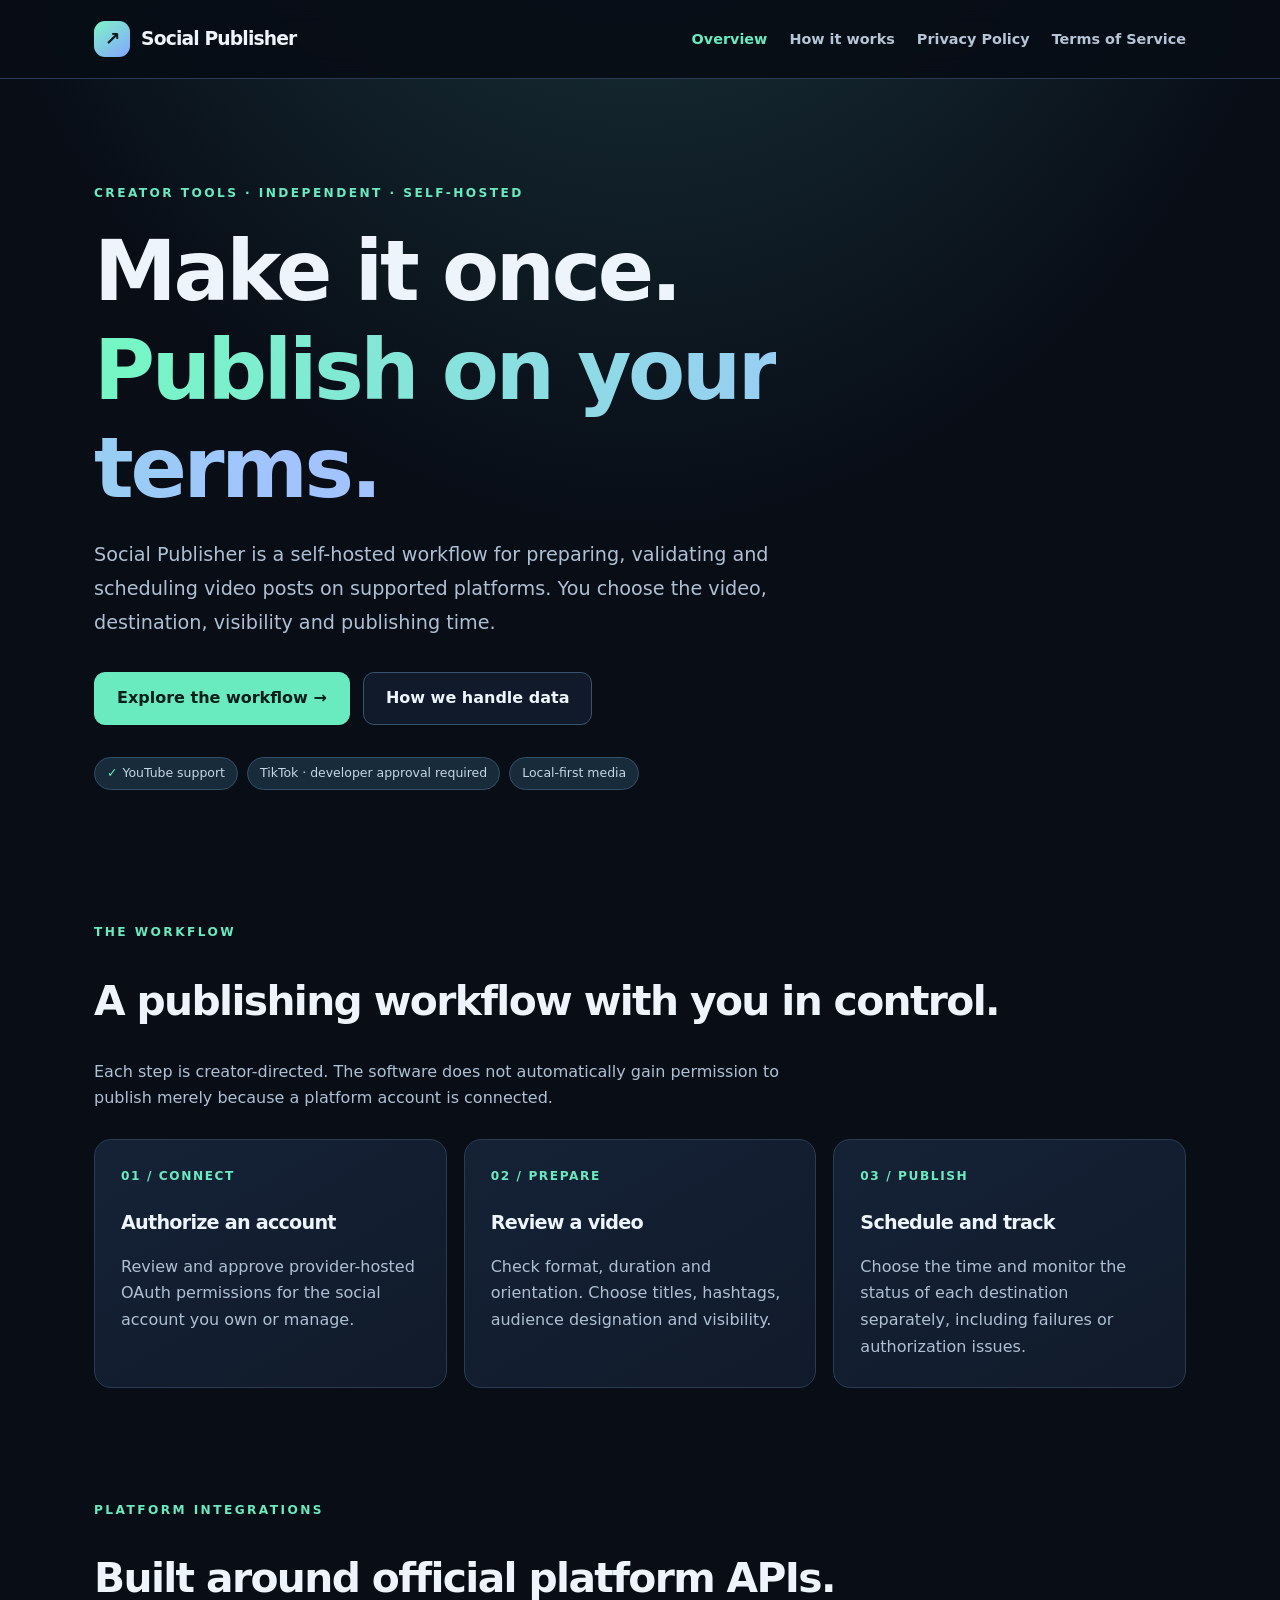
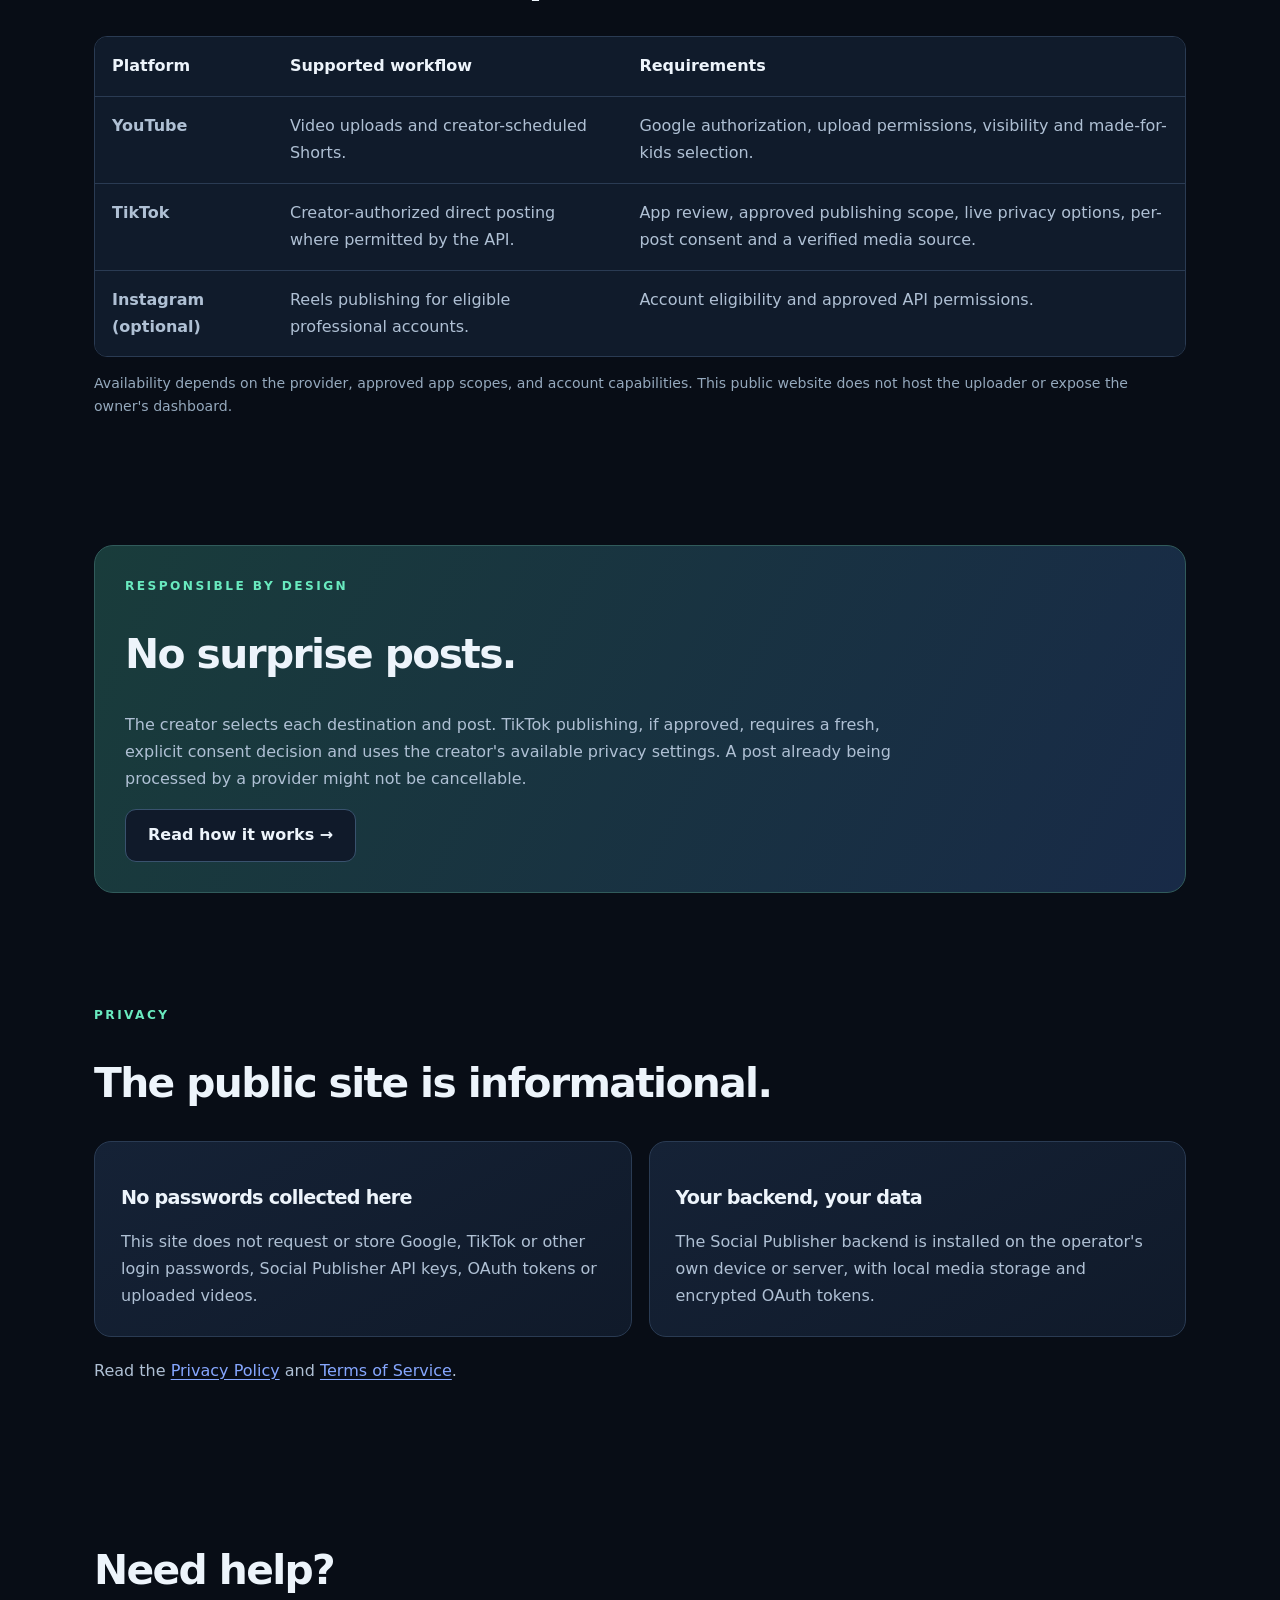
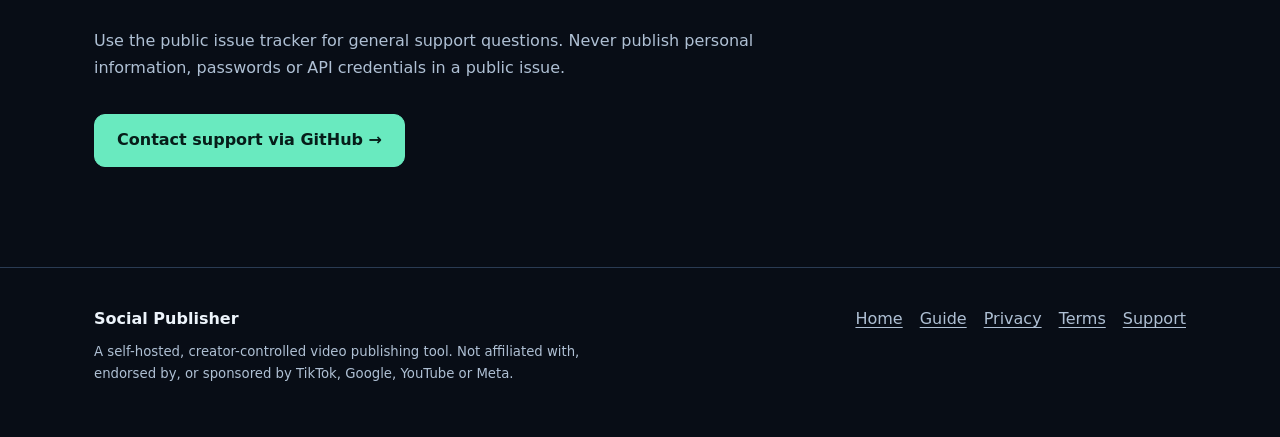
<file: index.html>
<!doctype html><html lang="en"><head><meta charset="utf-8"><meta name="viewport" content="width=device-width, initial-scale=1"><meta name="theme-color" content="#080d16"><meta name="description" content="Social Publisher helps creators prepare, validate and schedule videos using official platform APIs."><meta name="referrer" content="strict-origin-when-cross-origin"><title>Creator-controlled publishing · Social Publisher</title><link href="styles.css" rel="stylesheet"></head><body><a class="skip" href="#main">Skip to content</a><header class="header"><div class="wrap headerinner"><a class="brand" href="./"><span aria-hidden="true" class="logo">↗</span> Social Publisher</a><nav class="nav" aria-label="Primary navigation"><a href="./" aria-current="page">Overview</a><a href="guide.html" >How it works</a><a href="privacy.html" >Privacy Policy</a><a href="terms.html" >Terms of Service</a></nav></div></header><main id="main"><div class="wrap"><section class="hero"><div class="eyebrow">Creator tools · Independent · Self-hosted</div><h1>Make it once.<br><span class="gradient">Publish on your terms.</span></h1><p class="lead">Social Publisher is a self-hosted workflow for preparing, validating and scheduling video posts on supported platforms. You choose the video, destination, visibility and publishing time.</p><div class="btns"><a class="btn primary" href="guide.html">Explore the workflow →</a><a class="btn" href="privacy.html">How we handle data</a></div><div class="badges"><span class="chip"><strong>✓</strong> YouTube support</span><span class="chip">TikTok · developer approval required</span><span class="chip">Local-first media</span></div></section><section class="section"><div class="eyebrow">The workflow</div><h2>A publishing workflow with you in control.</h2><p class="intro">Each step is creator-directed. The software does not automatically gain permission to publish merely because a platform account is connected.</p><div class="grid"><article class="card"><span class="number">01 / CONNECT</span><h3>Authorize an account</h3><p>Review and approve provider-hosted OAuth permissions for the social account you own or manage.</p></article><article class="card"><span class="number">02 / PREPARE</span><h3>Review a video</h3><p>Check format, duration and orientation. Choose titles, hashtags, audience designation and visibility.</p></article><article class="card"><span class="number">03 / PUBLISH</span><h3>Schedule and track</h3><p>Choose the time and monitor the status of each destination separately, including failures or authorization issues.</p></article></div></section><section class="section"><div class="eyebrow">Platform integrations</div><h2>Built around official platform APIs.</h2><div class="table-wrapper"><table><thead><tr><th>Platform</th><th>Supported workflow</th><th>Requirements</th></tr></thead><tbody><tr><td><strong>YouTube</strong></td><td>Video uploads and creator-scheduled Shorts.</td><td>Google authorization, upload permissions, visibility and made-for-kids selection.</td></tr><tr><td><strong>TikTok</strong></td><td>Creator-authorized direct posting where permitted by the API.</td><td>App review, approved publishing scope, live privacy options, per-post consent and a verified media source.</td></tr><tr><td><strong>Instagram (optional)</strong></td><td>Reels publishing for eligible professional accounts.</td><td>Account eligibility and approved API permissions.</td></tr></tbody></table></div><p class="fine">Availability depends on the provider, approved app scopes, and account capabilities. This public website does not host the uploader or expose the owner's dashboard.</p></section><section class="section"><div class="callout"><div class="eyebrow">Responsible by design</div><h2>No surprise posts.</h2><p>The creator selects each destination and post. TikTok publishing, if approved, requires a fresh, explicit consent decision and uses the creator's available privacy settings. A post already being processed by a provider might not be cancellable.</p><a class="btn" href="guide.html">Read how it works →</a></div></section><section class="section"><div class="eyebrow">Privacy</div><h2>The public site is informational.</h2><div class="grid two"><article class="card"><h3>No passwords collected here</h3><p>This site does not request or store Google, TikTok or other login passwords, Social Publisher API keys, OAuth tokens or uploaded videos.</p></article><article class="card"><h3>Your backend, your data</h3><p>The Social Publisher backend is installed on the operator's own device or server, with local media storage and encrypted OAuth tokens.</p></article></div><p style="margin-top:21px">Read the <a href="privacy.html">Privacy Policy</a> and <a href="terms.html">Terms of Service</a>.</p></section><section class="section"><h2>Need help?</h2><p class="intro">Use the public issue tracker for general support questions. Never publish personal information, passwords or API credentials in a public issue.</p><div class="btns"><a class="btn primary" href="https://github.com/nathanielsutton85-ctrl/social-publisher-site/issues/new">Contact support via GitHub →</a></div></section></div></main><footer class="footer"><div class="wrap footerinside"><div><strong>Social Publisher</strong><p>A self-hosted, creator-controlled video publishing tool. Not affiliated with, endorsed by, or sponsored by TikTok, Google, YouTube or Meta.</p></div><nav aria-label="Footer navigation"><a href="./">Home</a><a href="guide.html">Guide</a><a href="privacy.html">Privacy</a><a href="terms.html">Terms</a><a href="https://github.com/nathanielsutton85-ctrl/social-publisher-site/issues">Support</a></nav></div></footer></body></html>
</file>
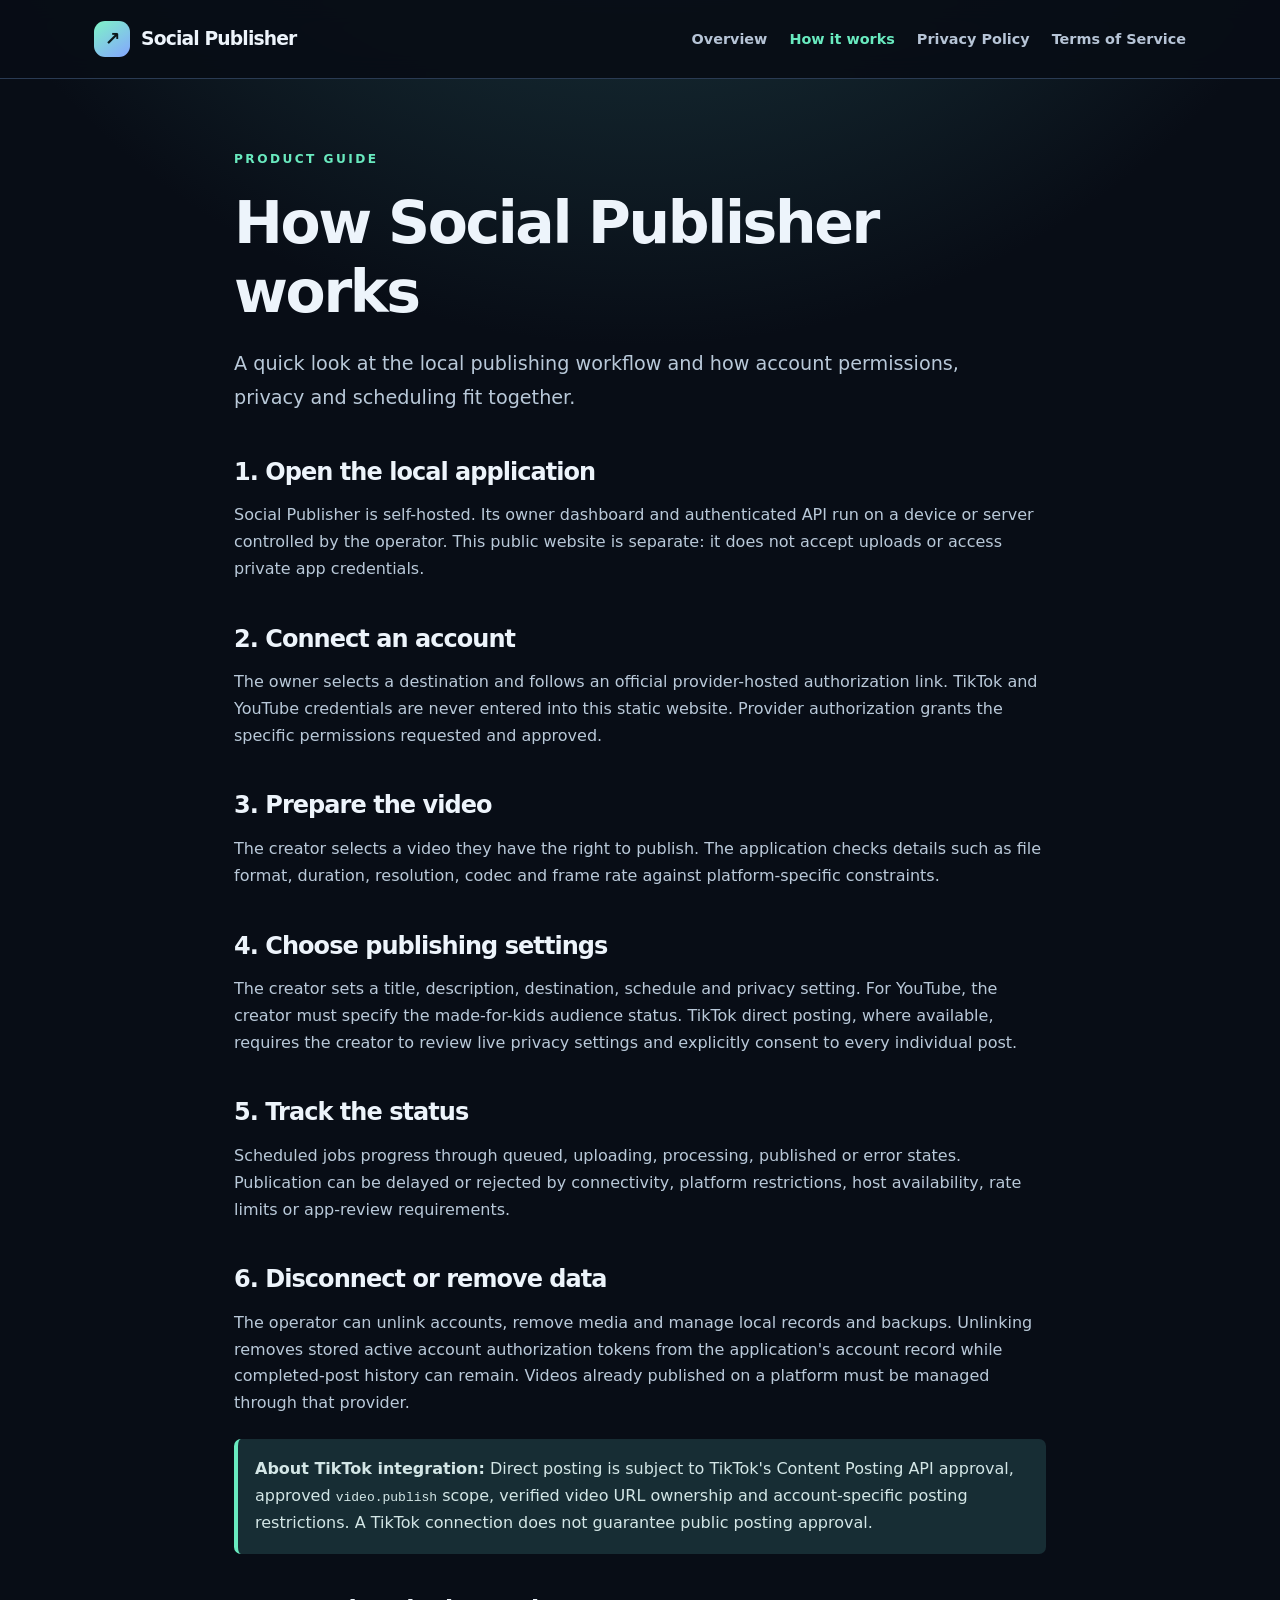
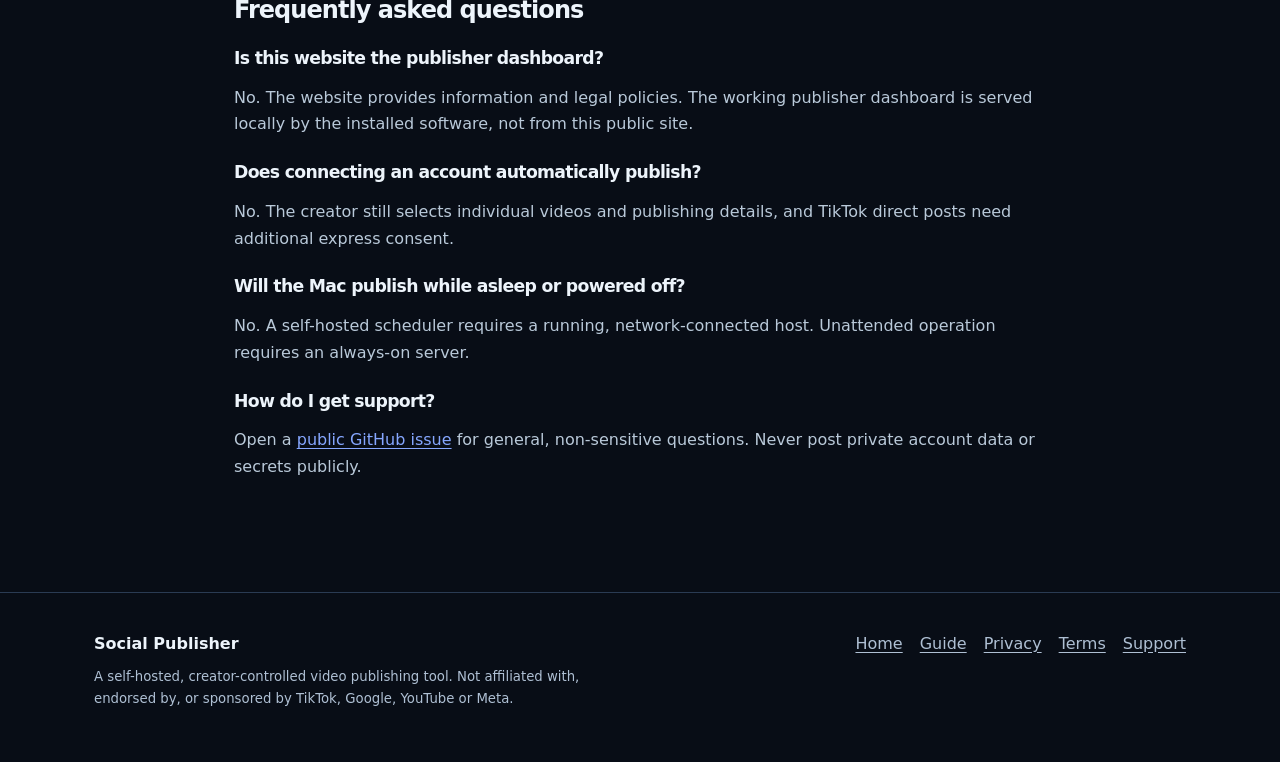
<file: guide.html>
<!doctype html><html lang="en"><head><meta charset="utf-8"><meta name="viewport" content="width=device-width, initial-scale=1"><meta name="theme-color" content="#080d16"><meta name="description" content="Learn the account authorization, media validation, scheduling and platform requirements of Social Publisher."><meta name="referrer" content="strict-origin-when-cross-origin"><title>How it works · Social Publisher</title><link href="styles.css" rel="stylesheet"></head><body><a class="skip" href="#main">Skip to content</a><header class="header"><div class="wrap headerinner"><a class="brand" href="./"><span aria-hidden="true" class="logo">↗</span> Social Publisher</a><nav class="nav" aria-label="Primary navigation"><a href="./" >Overview</a><a href="guide.html" aria-current="page">How it works</a><a href="privacy.html" >Privacy Policy</a><a href="terms.html" >Terms of Service</a></nav></div></header><main id="main"><article class="wrap article"><div class="eyebrow">Product guide</div><h1>How Social Publisher works</h1><p class="lead">A quick look at the local publishing workflow and how account permissions, privacy and scheduling fit together.</p><h2>1. Open the local application</h2><p>Social Publisher is self-hosted. Its owner dashboard and authenticated API run on a device or server controlled by the operator. This public website is separate: it does not accept uploads or access private app credentials.</p><h2>2. Connect an account</h2><p>The owner selects a destination and follows an official provider-hosted authorization link. TikTok and YouTube credentials are never entered into this static website. Provider authorization grants the specific permissions requested and approved.</p><h2>3. Prepare the video</h2><p>The creator selects a video they have the right to publish. The application checks details such as file format, duration, resolution, codec and frame rate against platform-specific constraints.</p><h2>4. Choose publishing settings</h2><p>The creator sets a title, description, destination, schedule and privacy setting. For YouTube, the creator must specify the made-for-kids audience status. TikTok direct posting, where available, requires the creator to review live privacy settings and explicitly consent to every individual post.</p><h2>5. Track the status</h2><p>Scheduled jobs progress through queued, uploading, processing, published or error states. Publication can be delayed or rejected by connectivity, platform restrictions, host availability, rate limits or app-review requirements.</p><h2>6. Disconnect or remove data</h2><p>The operator can unlink accounts, remove media and manage local records and backups. Unlinking removes stored active account authorization tokens from the application's account record while completed-post history can remain. Videos already published on a platform must be managed through that provider.</p><div class="notice"><strong>About TikTok integration:</strong> Direct posting is subject to TikTok's Content Posting API approval, approved <code>video.publish</code> scope, verified video URL ownership and account-specific posting restrictions. A TikTok connection does not guarantee public posting approval.</div><h2>Frequently asked questions</h2><h3>Is this website the publisher dashboard?</h3><p>No. The website provides information and legal policies. The working publisher dashboard is served locally by the installed software, not from this public site.</p><h3>Does connecting an account automatically publish?</h3><p>No. The creator still selects individual videos and publishing details, and TikTok direct posts need additional express consent.</p><h3>Will the Mac publish while asleep or powered off?</h3><p>No. A self-hosted scheduler requires a running, network-connected host. Unattended operation requires an always-on server.</p><h3>How do I get support?</h3><p>Open a <a href="https://github.com/nathanielsutton85-ctrl/social-publisher-site/issues">public GitHub issue</a> for general, non-sensitive questions. Never post private account data or secrets publicly.</p></article></main><footer class="footer"><div class="wrap footerinside"><div><strong>Social Publisher</strong><p>A self-hosted, creator-controlled video publishing tool. Not affiliated with, endorsed by, or sponsored by TikTok, Google, YouTube or Meta.</p></div><nav aria-label="Footer navigation"><a href="./">Home</a><a href="guide.html">Guide</a><a href="privacy.html">Privacy</a><a href="terms.html">Terms</a><a href="https://github.com/nathanielsutton85-ctrl/social-publisher-site/issues">Support</a></nav></div></footer></body></html>
</file>
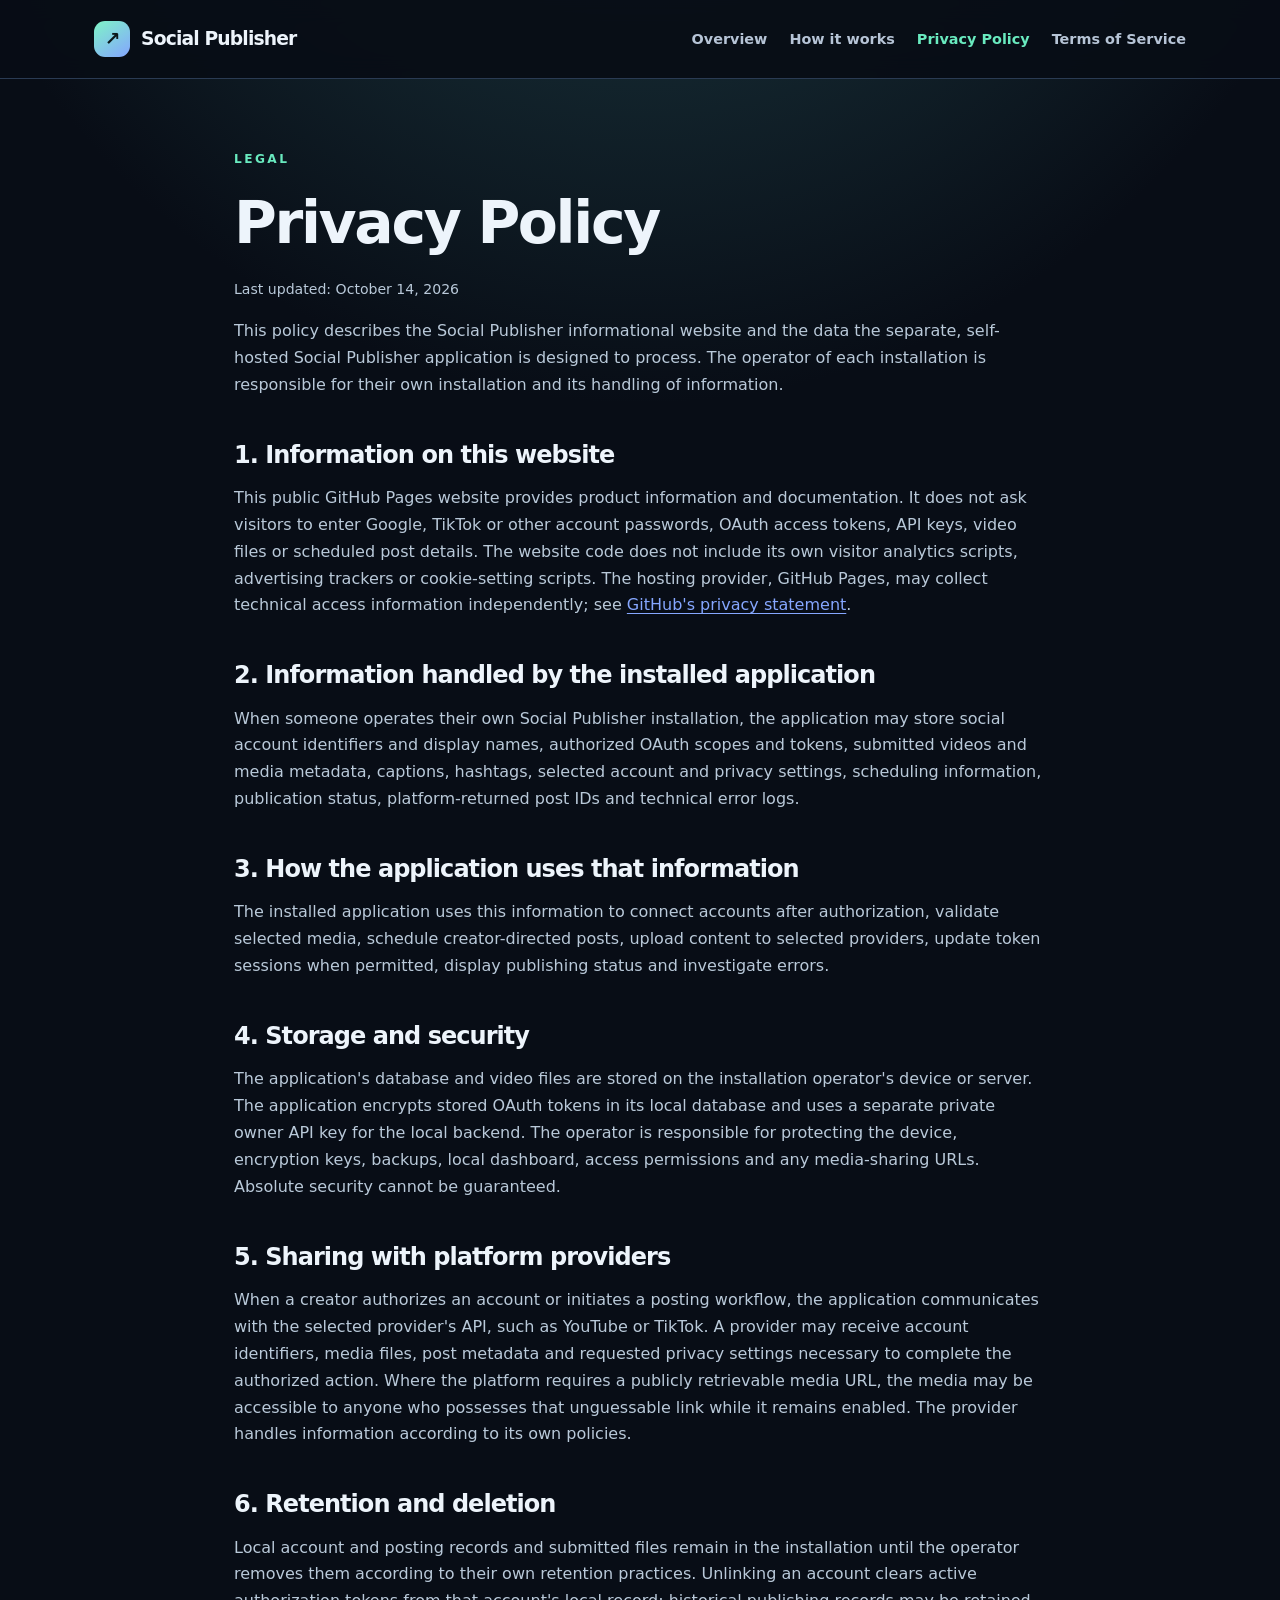
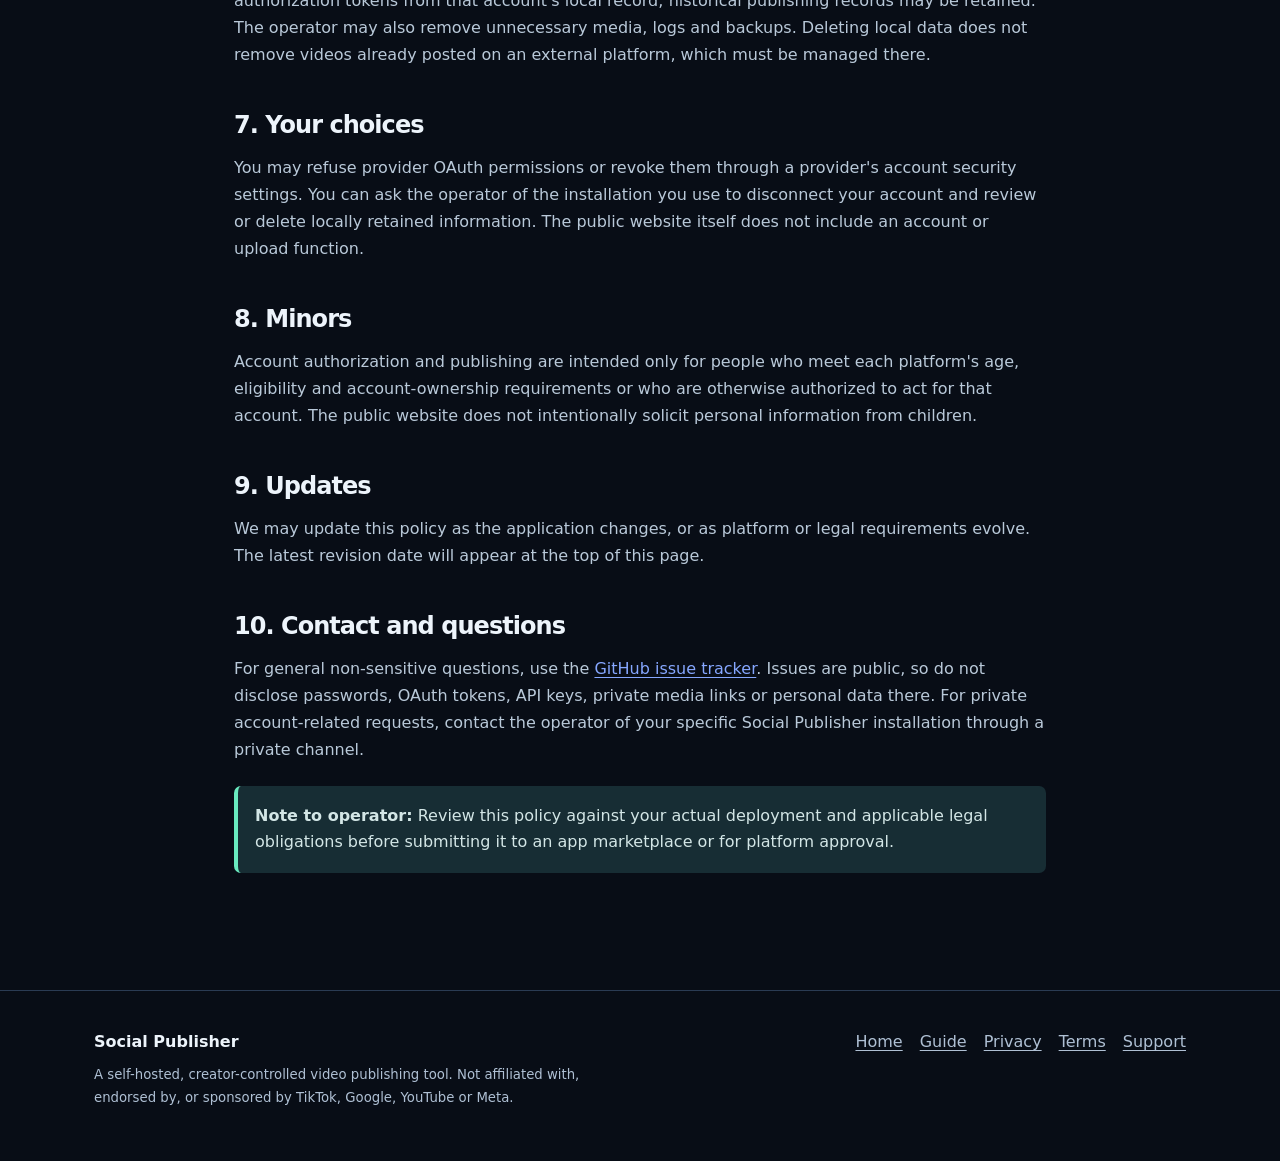
<file: privacy.html>
<!doctype html><html lang="en"><head><meta charset="utf-8"><meta name="viewport" content="width=device-width, initial-scale=1"><meta name="theme-color" content="#080d16"><meta name="description" content="Privacy Policy for the Social Publisher informational website and self-hosted video publisher."><meta name="referrer" content="strict-origin-when-cross-origin"><title>Privacy Policy · Social Publisher</title><link href="styles.css" rel="stylesheet"></head><body><a class="skip" href="#main">Skip to content</a><header class="header"><div class="wrap headerinner"><a class="brand" href="./"><span aria-hidden="true" class="logo">↗</span> Social Publisher</a><nav class="nav" aria-label="Primary navigation"><a href="./" >Overview</a><a href="guide.html" >How it works</a><a href="privacy.html" aria-current="page">Privacy Policy</a><a href="terms.html" >Terms of Service</a></nav></div></header><main id="main"><article class="wrap article"><div class="eyebrow">Legal</div><h1>Privacy Policy</h1><p class="fine">Last updated: October 14, 2026</p><p>This policy describes the Social Publisher informational website and the data the separate, self-hosted Social Publisher application is designed to process. The operator of each installation is responsible for their own installation and its handling of information.</p><h2>1. Information on this website</h2><p>This public GitHub Pages website provides product information and documentation. It does not ask visitors to enter Google, TikTok or other account passwords, OAuth access tokens, API keys, video files or scheduled post details. The website code does not include its own visitor analytics scripts, advertising trackers or cookie-setting scripts. The hosting provider, GitHub Pages, may collect technical access information independently; see <a href="https://docs.github.com/en/site-policy/privacy-policies/github-general-privacy-statement">GitHub's privacy statement</a>.</p><h2>2. Information handled by the installed application</h2><p>When someone operates their own Social Publisher installation, the application may store social account identifiers and display names, authorized OAuth scopes and tokens, submitted videos and media metadata, captions, hashtags, selected account and privacy settings, scheduling information, publication status, platform-returned post IDs and technical error logs.</p><h2>3. How the application uses that information</h2><p>The installed application uses this information to connect accounts after authorization, validate selected media, schedule creator-directed posts, upload content to selected providers, update token sessions when permitted, display publishing status and investigate errors.</p><h2>4. Storage and security</h2><p>The application's database and video files are stored on the installation operator's device or server. The application encrypts stored OAuth tokens in its local database and uses a separate private owner API key for the local backend. The operator is responsible for protecting the device, encryption keys, backups, local dashboard, access permissions and any media-sharing URLs. Absolute security cannot be guaranteed.</p><h2>5. Sharing with platform providers</h2><p>When a creator authorizes an account or initiates a posting workflow, the application communicates with the selected provider's API, such as YouTube or TikTok. A provider may receive account identifiers, media files, post metadata and requested privacy settings necessary to complete the authorized action. Where the platform requires a publicly retrievable media URL, the media may be accessible to anyone who possesses that unguessable link while it remains enabled. The provider handles information according to its own policies.</p><h2>6. Retention and deletion</h2><p>Local account and posting records and submitted files remain in the installation until the operator removes them according to their own retention practices. Unlinking an account clears active authorization tokens from that account's local record; historical publishing records may be retained. The operator may also remove unnecessary media, logs and backups. Deleting local data does not remove videos already posted on an external platform, which must be managed there.</p><h2>7. Your choices</h2><p>You may refuse provider OAuth permissions or revoke them through a provider's account security settings. You can ask the operator of the installation you use to disconnect your account and review or delete locally retained information. The public website itself does not include an account or upload function.</p><h2>8. Minors</h2><p>Account authorization and publishing are intended only for people who meet each platform's age, eligibility and account-ownership requirements or who are otherwise authorized to act for that account. The public website does not intentionally solicit personal information from children.</p><h2>9. Updates</h2><p>We may update this policy as the application changes, or as platform or legal requirements evolve. The latest revision date will appear at the top of this page.</p><h2>10. Contact and questions</h2><p>For general non-sensitive questions, use the <a href="https://github.com/nathanielsutton85-ctrl/social-publisher-site/issues">GitHub issue tracker</a>. Issues are public, so do not disclose passwords, OAuth tokens, API keys, private media links or personal data there. For private account-related requests, contact the operator of your specific Social Publisher installation through a private channel.</p><div class="notice"><strong>Note to operator:</strong> Review this policy against your actual deployment and applicable legal obligations before submitting it to an app marketplace or for platform approval.</div></article></main><footer class="footer"><div class="wrap footerinside"><div><strong>Social Publisher</strong><p>A self-hosted, creator-controlled video publishing tool. Not affiliated with, endorsed by, or sponsored by TikTok, Google, YouTube or Meta.</p></div><nav aria-label="Footer navigation"><a href="./">Home</a><a href="guide.html">Guide</a><a href="privacy.html">Privacy</a><a href="terms.html">Terms</a><a href="https://github.com/nathanielsutton85-ctrl/social-publisher-site/issues">Support</a></nav></div></footer></body></html>
</file>
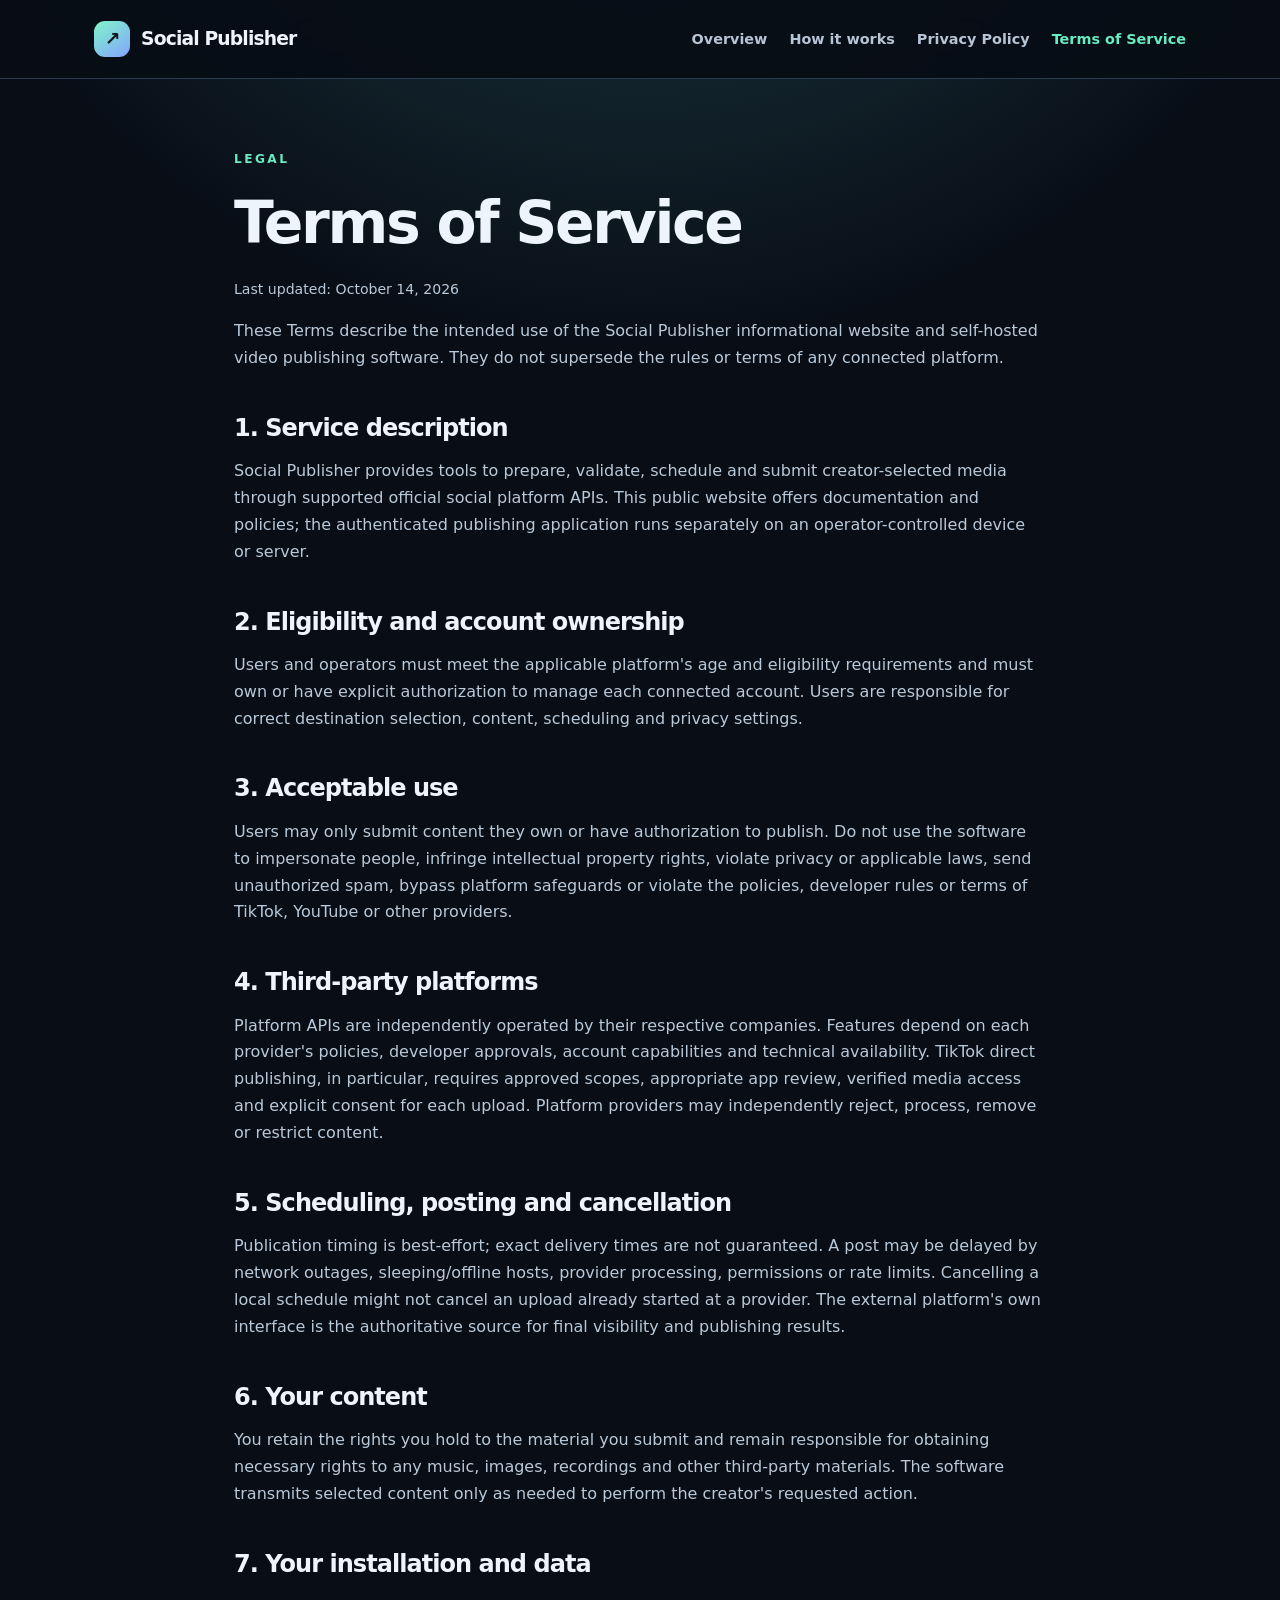
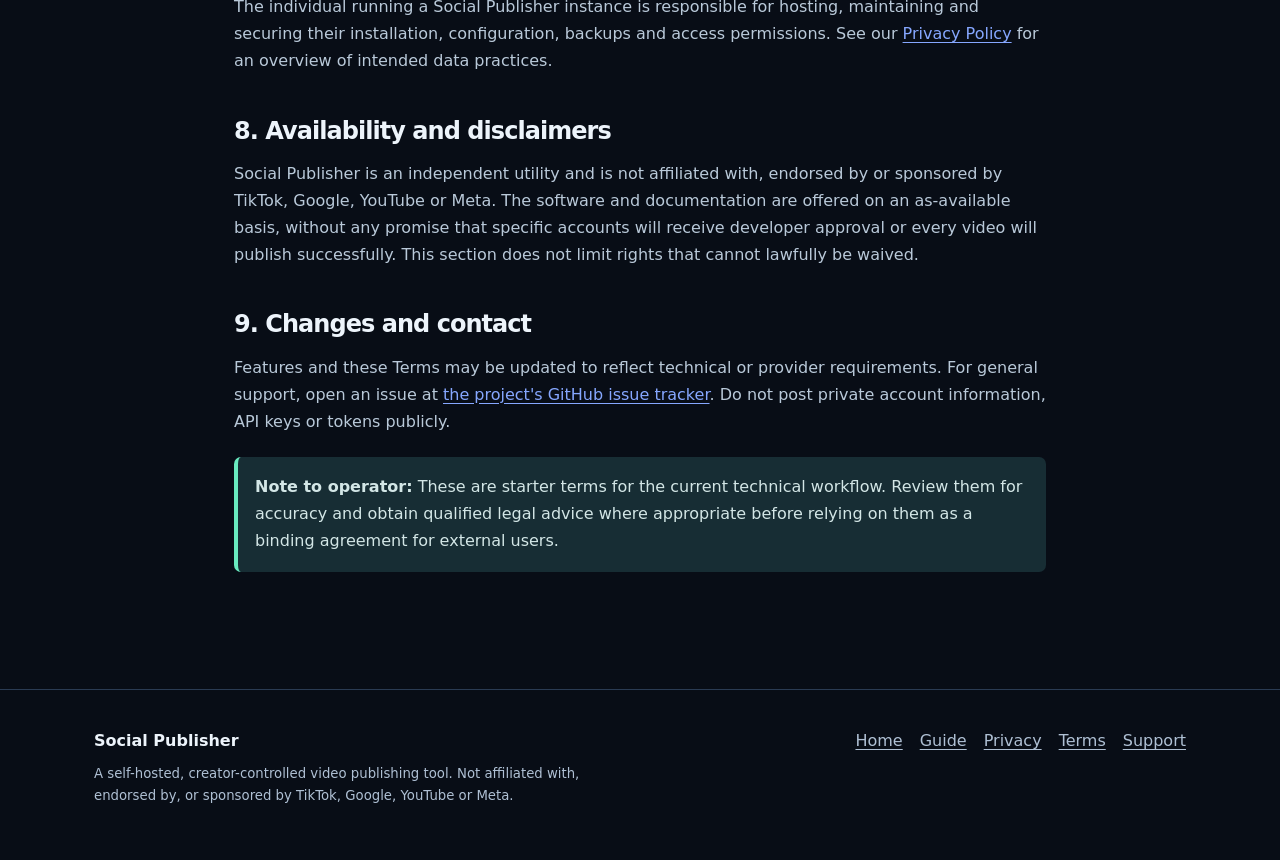
<file: terms.html>
<!doctype html><html lang="en"><head><meta charset="utf-8"><meta name="viewport" content="width=device-width, initial-scale=1"><meta name="theme-color" content="#080d16"><meta name="description" content="Terms of Service governing responsible use of Social Publisher video publishing software."><meta name="referrer" content="strict-origin-when-cross-origin"><title>Terms of Service · Social Publisher</title><link href="styles.css" rel="stylesheet"></head><body><a class="skip" href="#main">Skip to content</a><header class="header"><div class="wrap headerinner"><a class="brand" href="./"><span aria-hidden="true" class="logo">↗</span> Social Publisher</a><nav class="nav" aria-label="Primary navigation"><a href="./" >Overview</a><a href="guide.html" >How it works</a><a href="privacy.html" >Privacy Policy</a><a href="terms.html" aria-current="page">Terms of Service</a></nav></div></header><main id="main"><article class="wrap article"><div class="eyebrow">Legal</div><h1>Terms of Service</h1><p class="fine">Last updated: October 14, 2026</p><p>These Terms describe the intended use of the Social Publisher informational website and self-hosted video publishing software. They do not supersede the rules or terms of any connected platform.</p><h2>1. Service description</h2><p>Social Publisher provides tools to prepare, validate, schedule and submit creator-selected media through supported official social platform APIs. This public website offers documentation and policies; the authenticated publishing application runs separately on an operator-controlled device or server.</p><h2>2. Eligibility and account ownership</h2><p>Users and operators must meet the applicable platform's age and eligibility requirements and must own or have explicit authorization to manage each connected account. Users are responsible for correct destination selection, content, scheduling and privacy settings.</p><h2>3. Acceptable use</h2><p>Users may only submit content they own or have authorization to publish. Do not use the software to impersonate people, infringe intellectual property rights, violate privacy or applicable laws, send unauthorized spam, bypass platform safeguards or violate the policies, developer rules or terms of TikTok, YouTube or other providers.</p><h2>4. Third-party platforms</h2><p>Platform APIs are independently operated by their respective companies. Features depend on each provider's policies, developer approvals, account capabilities and technical availability. TikTok direct publishing, in particular, requires approved scopes, appropriate app review, verified media access and explicit consent for each upload. Platform providers may independently reject, process, remove or restrict content.</p><h2>5. Scheduling, posting and cancellation</h2><p>Publication timing is best-effort; exact delivery times are not guaranteed. A post may be delayed by network outages, sleeping/offline hosts, provider processing, permissions or rate limits. Cancelling a local schedule might not cancel an upload already started at a provider. The external platform's own interface is the authoritative source for final visibility and publishing results.</p><h2>6. Your content</h2><p>You retain the rights you hold to the material you submit and remain responsible for obtaining necessary rights to any music, images, recordings and other third-party materials. The software transmits selected content only as needed to perform the creator's requested action.</p><h2>7. Your installation and data</h2><p>The individual running a Social Publisher instance is responsible for hosting, maintaining and securing their installation, configuration, backups and access permissions. See our <a href="privacy.html">Privacy Policy</a> for an overview of intended data practices.</p><h2>8. Availability and disclaimers</h2><p>Social Publisher is an independent utility and is not affiliated with, endorsed by or sponsored by TikTok, Google, YouTube or Meta. The software and documentation are offered on an as-available basis, without any promise that specific accounts will receive developer approval or every video will publish successfully. This section does not limit rights that cannot lawfully be waived.</p><h2>9. Changes and contact</h2><p>Features and these Terms may be updated to reflect technical or provider requirements. For general support, open an issue at <a href="https://github.com/nathanielsutton85-ctrl/social-publisher-site/issues">the project's GitHub issue tracker</a>. Do not post private account information, API keys or tokens publicly.</p><div class="notice"><strong>Note to operator:</strong> These are starter terms for the current technical workflow. Review them for accuracy and obtain qualified legal advice where appropriate before relying on them as a binding agreement for external users.</div></article></main><footer class="footer"><div class="wrap footerinside"><div><strong>Social Publisher</strong><p>A self-hosted, creator-controlled video publishing tool. Not affiliated with, endorsed by, or sponsored by TikTok, Google, YouTube or Meta.</p></div><nav aria-label="Footer navigation"><a href="./">Home</a><a href="guide.html">Guide</a><a href="privacy.html">Privacy</a><a href="terms.html">Terms</a><a href="https://github.com/nathanielsutton85-ctrl/social-publisher-site/issues">Support</a></nav></div></footer></body></html>
</file>
<file: styles.css>
:root{color-scheme:dark;--bg:#080d16;--panel:#101a2a;--panel2:#152236;--line:#2a3b53;--text:#edf4fb;--muted:#afc0d4;--green:#69eabf;--blue:#86a7ff;font-family:system-ui,-apple-system,BlinkMacSystemFont,"Segoe UI",sans-serif}
*{box-sizing:border-box}html{scroll-behavior:smooth}body{margin:0;line-height:1.68;background:radial-gradient(ellipse 90% 48% at 50% -18%,#244b52 0%,transparent 68%),var(--bg);color:var(--text)}a{color:var(--blue);text-underline-offset:3px}a:hover{color:#b5c7ff}h1,h2,h3{line-height:1.18;letter-spacing:-.04em}h1{font-size:clamp(2.6rem,7vw,5.2rem);margin:20px 0}h2{font-size:clamp(1.75rem,4vw,2.55rem)}h3{font-size:1.2rem}p{color:var(--muted)}.wrap{max-width:1140px;margin:0 auto;padding-left:24px;padding-right:24px}.skip{position:absolute;left:-100vw;top:0;padding:10px;background:#fff;color:#000;z-index:9}.skip:focus{left:0}.header{border-bottom:1px solid var(--line);background:rgba(8,13,22,.94);position:sticky;top:0;z-index:10;backdrop-filter:blur(12px)}.headerinner{min-height:78px;display:flex;align-items:center;gap:30px;justify-content:space-between;flex-wrap:wrap}.brand{font-size:1.17rem;font-weight:820;letter-spacing:-.045em;color:var(--text);text-decoration:none;display:flex;align-items:center;gap:11px}.logo{display:grid;place-items:center;width:36px;height:36px;border-radius:11px;color:#0b1719;background:linear-gradient(145deg,#7ff4c7,#84a5ff)}.nav{display:flex;align-items:center;gap:22px;flex-wrap:wrap}.nav a{color:#b6c4d6;font-size:.9rem;text-decoration:none;font-weight:630}.nav a:hover,.nav a[aria-current="page"]{color:var(--green)}.hero{padding-top:104px;padding-bottom:88px}.eyebrow{font-size:.76rem;letter-spacing:.2em;text-transform:uppercase;font-weight:780;color:var(--green)}.gradient{background:linear-gradient(100deg,#76f6c5 4%,#a1c4ff 88%);background-clip:text;-webkit-background-clip:text;color:transparent}.hero h1{max-width:950px}.lead{max-width:770px;font-size:1.2rem;line-height:1.78}.btns{display:flex;gap:13px;flex-wrap:wrap;margin:32px 0}.btn{display:inline-flex;align-items:center;justify-content:center;padding:12px 22px;border-radius:11px;border:1px solid #39526e;background:var(--panel);font-weight:760;text-decoration:none;color:var(--text)}.btn:hover{color:var(--text);filter:brightness(1.15)}.btn.primary{background:var(--green);border-color:var(--green);color:#061d19}.btn.primary:hover{color:#061d19}.badges{display:flex;gap:9px;flex-wrap:wrap}.chip{display:inline-flex;align-items:center;padding:5px 12px;border-radius:999px;background:#172b3a;border:1px solid #32506a;font-size:.78rem;color:#c3d8e6}.chip strong{color:var(--green);margin-right:5px}.section{padding:44px 0 68px}.section>.intro{max-width:710px;margin-bottom:27px}.grid{display:grid;grid-template-columns:repeat(3,minmax(0,1fr));gap:17px}.grid.two{grid-template-columns:repeat(2,minmax(0,1fr))}.card{border:1px solid var(--line);background:linear-gradient(150deg,var(--panel2),var(--panel));border-radius:17px;padding:26px}.card p{margin-bottom:0}.number{display:block;color:var(--green);letter-spacing:.13em;font-size:.76rem;font-weight:750;margin-bottom:25px}.callout{background:linear-gradient(117deg,#193c3b,#182a47);padding:30px;border:1px solid #315b5b;border-radius:19px}.callout p{max-width:780px}.table-wrapper{overflow:auto;border:1px solid var(--line);border-radius:13px}table{border-collapse:collapse;width:100%;min-width:580px;background:#101b2b}th,td{text-align:left;padding:16px 17px;border-bottom:1px solid var(--line);vertical-align:top}td{color:var(--muted)}tr:last-child td{border-bottom:0}.fine{font-size:.88rem;color:#95a9bd}.article{max-width:860px;padding-top:70px;padding-bottom:95px}.article h1{font-size:clamp(2.5rem,5.5vw,3.65rem)}.article h2{font-size:1.5rem;margin:42px 0 16px}.article h3{font-size:1.08rem;margin:24px 0 10px}.article p,.article li{color:#b9c9d9}.article li{padding:3px 0}.article ul{padding-left:24px}.notice{margin:22px 0;background:#172d34;border-left:4px solid var(--green);border-radius:7px;padding:17px;color:#d3e6e6}.footer{border-top:1px solid var(--line);padding:38px 0 52px}.footerinside{display:flex;justify-content:space-between;flex-wrap:wrap;gap:22px}.footer nav{display:flex;gap:17px;flex-wrap:wrap}.footer a{color:var(--muted)}.footer strong{color:var(--text)}.footer p{font-size:.83rem;max-width:520px;margin:8px 0 0}@media(max-width:820px){.hero{padding:62px 0 42px}.section{padding:28px 0 53px}.grid,.grid.two{grid-template-columns:1fr}.headerinner{padding-top:13px;padding-bottom:13px}.nav{gap:11px}.nav a{font-size:.83rem}.card{padding:22px}.article{padding-top:42px}.callout{padding:23px}}
</file>
